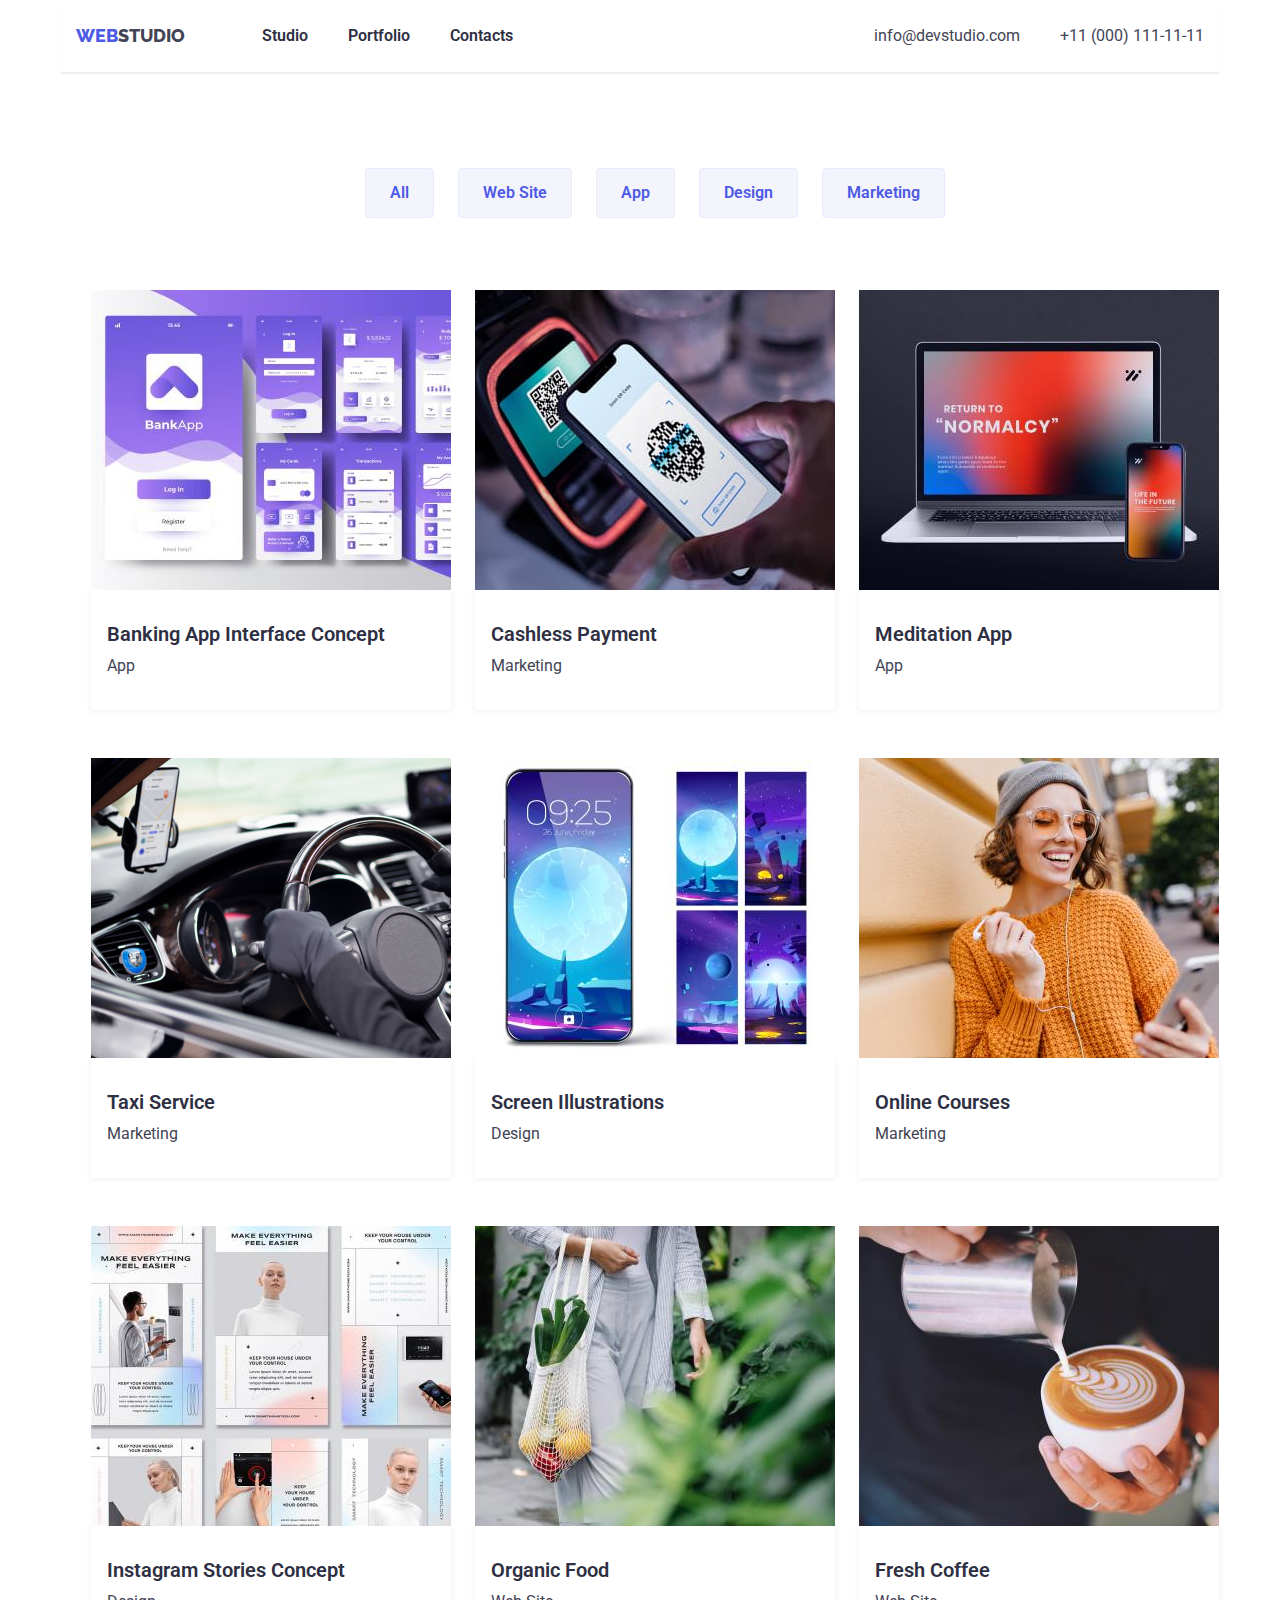
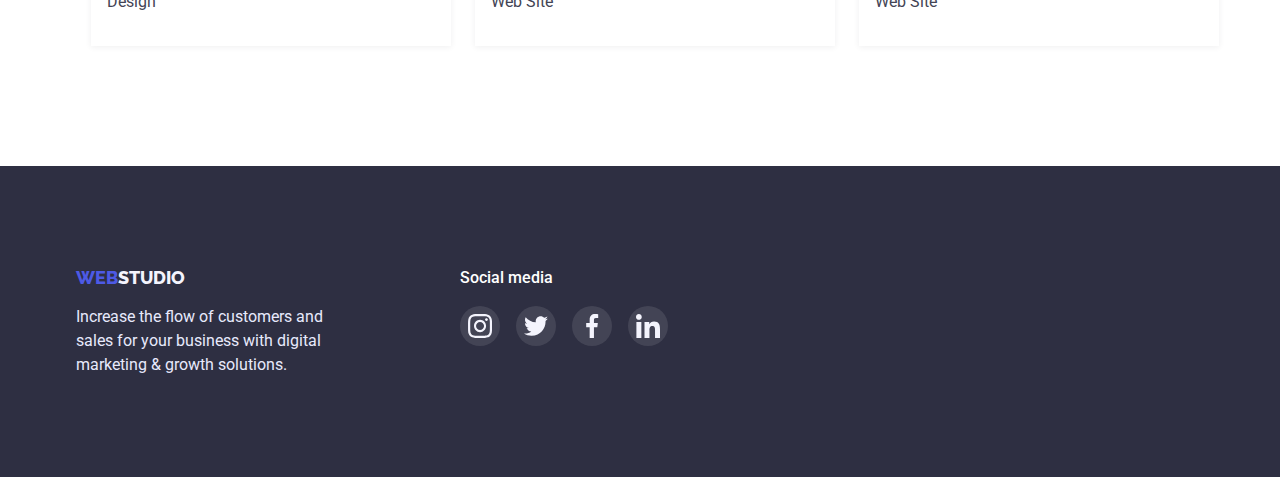
<file: portfolio.html>
<!DOCTYPE html>
<html lang="en">
  <head>
    <meta charset="UTF-8" />
    <meta http-equiv="X-UA-Compatible" content="IE=edge" />
    <meta name="viewport" content="width=device-width, initial-scale=1.0" />
    <title>Document</title>
    <link
      rel="stylesheet"
      href="https://fonts.googleapis.com/css2?family=Montserrat:wght@300;600&family=Raleway:wght@700&family=Roboto:wght@400;500;700;900&display=swap"
    />
    <link rel="stylesheet" href="https://cdnjs.cloudflare.com/ajax/libs/modern-normalize/1.1.0/modern-normalize.min.css" >
    <link rel="stylesheet" href="./css/common.css" />
    <link rel="stylesheet" href="./css/styles.css" />
  </head>
  <body>
    <header class="head">
      <div class="container site-navigation">
        <nav>
          <a href="/" class="logo"><span>Web</span>Studio</a>
          <ul class="site-nav list">
            <li class="item"><a href="./index.html">Studio</a></li>
            <li class="item"><a href="">Portfolio</a></li>
            <li class="item"><a href="">Contacts</a></li>
          </ul>
          </nav>
          <ul class="contacts list">
            <li class="item"><a href="mailto:info@devstudio.com">info@devstudio.com</a></li>
            <li class="item"><a href="tel:+110001111111">+11 (000) 111-11-11</a></li>
          </ul>
      </div>
    </header>
    <main>
      <section class="container project-examples">
        <div class="container">
        <h1 class="visually-hidden">Projects examples</h1>
        <ul class="filters list">
          <li class="item">
            <button type="button" class="filters-btn">All</button>
          </li>
          <li class="item">
            <button type="button" class="filters-btn">Web Site</button>
          </li>
          <li class="item">
            <button type="button" class="filters-btn">App</button>
          </li>
          <li class="item">
            <button type="button" class="filters-btn">Design</button>
          </li>
          <li class="item">
            <button type="button" class="filters-btn">Marketing</button>
          </li>
        </ul>
        <ul class="projects list">
          <li class="project">
            <a href="" class="project-item">
              <img
                src="./images/bank_app.jpg"
                alt="bank application"
                width="360"
              />
              <div class="project-description">
                <h2 class="project-title">Banking App Interface Concept</h2>
                <p class="project-desc">App</p>
              </div>
            </a>
          </li>
          <li class="project">
            <a href="" class="project-item">
              <img
                src="./images/nfc_pay.jpg"
                alt="contactfree payment"
                width="360"
              />
              <div class="project-description">
                <h2 class="project-title">Cashless Payment</h2>
                <p class="project-desc">Marketing</p>
              </div>
            </a>
          </li>
          <li class="project">
            <a href="" class="project-item">
              <img
                src="./images/meditation_app.jpg"
                alt="meditation app"
                width="360"
              />
              <div class="project-description">
                <h2 class="project-title">Meditation App</h2>
                <p class="project-desc">App</p>
              </div>
            </a>
          </li>
          <li class="project">
            <a href="" class="project-item">
              <img
                src="./images/taxi_service.jpg"
                alt="steering wheel"
                width="360"
              />
              <div class="project-description">
                <h2 class="project-title">Taxi Service</h2>
                <p class="project-desc">Marketing</p>
              </div>
            </a>
          </li>
          <li class="project">
            <a href="" class="project-item">
              <img src="./images/screen_pic.jpg" alt="wallpapers" width="360" />
              <div class="project-description">
                <h2 class="project-title">Screen Illustrations</h2>
                <p class="project-desc">Design</p>
              </div>
            </a>
          </li>
          <li class="project">
            <a href="" class="project-item">
              <img
                src="./images/online_course.jpg"
                alt="smiling girl"
                width="360"
              />
              <div class="project-description">
                <h2 class="project-title">Online Courses</h2>
                <p class="project-desc">Marketing</p>
              </div>
            </a>
          </li>
          <li class="project">
            <a href="" class="project-item">
              <img
                src="./images/instagram_conc.jpg"
                alt="instagram layout"
                width="360"
              />
              <div class="project-description">
                <h2 class="project-title">Instagram Stories Concept</h2>
                <p class="project-desc">Design</p>
              </div>
            </a>
          </li>
          <li class="project">
            <a href="" class="project-item">
              <img
                src="./images/organic_food.jpg"
                alt="organic food"
                width="360"
              />
              <div class="project-description">
                <h2 class="project-title">Organic Food</h2>
                <p class="project-desc">Web Site</p>
              </div>
            </a>
          </li>
          <li class="project">
            <a href="" class="project-item">
              <img
                src="./images/fresh_coffee.jpg"
                alt="creamy coffee"
                width="360"
              />
              <div class="project-description">
                <h2 class="project-title">Fresh Coffee</h2>
                <p class="project-desc">Web Site</p>
              </div>
            </a>
          </li>
        </ul>
        </div>
      </section>
    </main>
    <footer class="footer">
      <div class="container footer-nav">
        <div class="intro">
          <a href="/" class="logo"><span>Web</span>Studio</a>
          <p>
            Increase the flow of customers and sales for your business with
            digital marketing & growth solutions.
          </p>
        </div>
        
        <div class="social-media">
          <h3 class="media-title">Social media</h3>
          <ul class="media list">
            <li>
              <a href="www.instagram.com" class="media-item">
                <svg class="media-logo">
                  <use href="./images/symbol-defs.svg#icon-instagram"></use>
                </svg>
              </a>
            </li>
            <li>
              <a href="www.twitter.com" class="media-item">
                <svg class="media-logo">
                  <use href="./images/symbol-defs.svg#icon-twitter"></use>
                </svg>
              </a>
            </li>
            <li>
              <a href="www.facebook.com" class="media-item">
                <svg class="media-logo">
                  <use href="./images/symbol-defs.svg#icon-facebook"></use>
                </svg>
              </a>
            </li>
            <li>
              <a href="www.linkedin.com" class="media-item">
                <svg class="media-logo">
                  <use href="./images/symbol-defs.svg#icon-linkedin"></use>
                </svg>
              </a>
            </li>
          </ul>
        </div>
      </div>
    </footer>
  </body>
</html>
</file>
<file: css/common.css>
.list{
    list-style: none;
    padding: 0;
    margin: 0;
}

ul a {
    text-decoration: none;
}

.container {
    width: 1158px;
    padding-left: 15px;
    padding-right: 15px;
    margin-left: auto;
    margin-right: auto;
}

.site-navigation {
    display: flex;
    box-shadow: 0px 2px 1px rgba(46, 47, 66, 0.08);
}

nav {
    display: flex;
}

.site-nav {
    display: flex;
}

.site-nav .item {
    margin-right: 40px;
}

.site-nav .item:last-child {
    margin-right: 0;
}

/*.site-nav .item:not(:last-child) {
    margin-right: 40px;
}
.site-nav .item + .item{
    margin-left: 40px; adds style to all but for the first
*/

.contacts {
    display: flex;
    margin-left: auto;
}

.contacts .item + .item {
    margin-left: 40px;
}

.logo{ 
    padding-top: 24px;
    padding-bottom: 24px;
    margin-right: 77px;
    color: var(--secondary-text-color);
    font-family: 'Raleway';
    font-weight: 800;
    font-size: 18px;
    line-height: 1.3;
    text-decoration: none;
    text-transform: uppercase;
}

.logo span {
    color: var(--main-accent-color);
    font-family: 'Raleway';
    font-weight: 800;
    font-size: 18px;
    line-height: 1.3;
}

.site-nav a{
    display: block;
    padding-top: 24px;
    padding-bottom: 24px;
    color: var(--main-text-color);
    font-size: 16px;
    font-weight: 600;
    font-style: normal;
    line-height: 1.5;
}

.contacts a {
    display: block;
    padding-top: 24px;
    padding-bottom: 24px;
    color: var(--secondary-text-color);
    font-size: 16px;
    font-weight: 400;
    line-height: 1.5;
}

.visually-hidden {
    position: absolute;
    white-space: nowrap;
    width: 1px;
    height: 1px;
    overflow: hidden;
    border: 0;
    padding: 0;
    clip: rect(0 0 0 0);
    clip-path: inset(50%);
    margin: -1px;;
}


/*-----FOOTER-----*/
.footer {
    background-color: var(--main-text-color);
    padding-top: 100px;
    padding-bottom: 100px;
}


.footer a{
    color: var(--secondary-bg-color);
    text-decoration: none;
}

.footer p{
    width: 264px;
    margin-bottom: 0;
    margin-top: 16px;
    color: var(--secondary-accent-color);
    font-size: 16px;
    line-height: 1.5;
}

.footer-nav {
    display: flex;
}

.social-media {
    display: flex;
    margin-left: 120px;
    flex-direction: column;
}

.media {
    display: flex;
    justify-content: flex-start;
    padding-left: 0;
}

.media-title {
    color: #ffffff;
    font-size: 16px;
    font-weight: 500;
    line-height: 1.5;
    margin-top: 0;
    margin-bottom: 16px;
}

.media-item {
    display: flex;
    justify-content: center;
    align-items: center;
    margin-right: 16px;
    height: 40px;
    width: 40px;
    border-radius: 50%;
    background-color: rgba(255,255,255, .1);
}


.media-logo {
    width: 24px;
    height: 24px;
}

/*.pic {
    display: block;
    height: 50px;
    width: 50px;
    background-image: url('../images/daniel.jpg');
    background-size: 20px;
    background-repeat: no-repeat;
    background-position: center;
    background-color: aqua;
    border-radius: 50%;
}*/

.site-nav a:hover,
.site-nav a:focus{
    color: var(--main-accent-color);
}

.contacts a:hover,
.contacts a:focus{
    color: var(--main-accent-color);
}

.media-item:hover,
.media-item:active {
    background-color: #31d0aa;
}
</file>
<file: css/styles.css>
:root{
    --main-text-color: #2e2f42;
    --secondary-text-color: #434455;
    --main-accent-color: #4d5ae5;
    --secondary-accent-color: #e7e9fc;
    --main-bg-color: #ffffff;
    --secondary-bg-color: #f4f4fd;
}

body {
    background-color: var(--main-bg-color);
    color: var(--secondary-text-color);
    font-family: 'Roboto', sans-serif;
}

.project-examples {
    padding-top: 96px;
    padding-bottom: 120px;
}



/*------Filter Btns--------*/
.filters {
    display: flex;
    align-items: center;
    justify-content: center;
    margin-bottom: 72px;
}

.filters-btn {
    display: inline-block;
    padding: 12px 24px;
    font-size: 16px;
    font-weight: 600;
    line-height: 1.5;
    background-color: var(--secondary-bg-color);
    color: var(--main-accent-color);
    border: 1px solid #e7e9fc;
    border-radius: 4px;
    cursor: pointer;
}

.filters .item + .item {
    margin-left: 24px;
}


/*--------Projects--------*/

.projects {
    display: flex;
    flex-wrap: wrap;
}

.project {
    margin-bottom: 48px;
    margin-right: 24px;
}

.project:nth-child(3n) {
    margin-right: 0;
}

.project:nth-last-child(-n + 3) {
    margin-bottom: 0;
}

.project img {
    display: block;
    width: 100%;
    height: auto;
}

.project-title{
    margin-top: 0;
    margin-bottom: 8px;
    font-size: 20px;
    font-weight: 600;
    line-height: 1.2;
    color: var(--main-text-color);
}

.project-desc {
    margin-top: 0;
    margin-bottom: 0;
    color: var(--secondary-text-color);
    font-size: 16px;
    line-height: 1.5;
}

.project-description {
    padding-left: 16px;
    padding-right: 0;
    padding-top: 32px;
    padding-bottom: 32px;
    box-shadow: 0px 1px 6px rgba(46, 47, 66, .08);
}

.project-item {
    display: block;
}

.project-item:hover {
    box-shadow: 0px 1px 6px rgba(46, 47, 66, .08),
    0px 1px 1px rgba(46, 47, 66, .16),
    0px 2px 1px rgba(46, 47, 66, .08);
}


.filters-btn:hover,
.filters-btn:focus {
    background-color: var(--main-accent-color);
    border-color: var(--main-accent-color);
    color: var(--main-bg-color);
    box-shadow: 0px 3px 1px rgba(0,0,0,.1), 
    0px 2px 1px rgba(0,0,0, .08),
    0px 2px 2px rgba(0,0,0, .12);
}


/*
colors 
Cloud #f4f4fd
iris #4D5AE5
navy blue #2E2F42;
green
slate background: #434455;
light slate #8e8f99
conrflower border: 1px solid #E7E9FC
navy blue modal


css vars
:root{
    --primary-text-color: ...;
    --title-text-color:...;
    --accent-color:   ;
}
color: var(--primary-text-color);

    and then change those colros for the vars

*/
</file>
